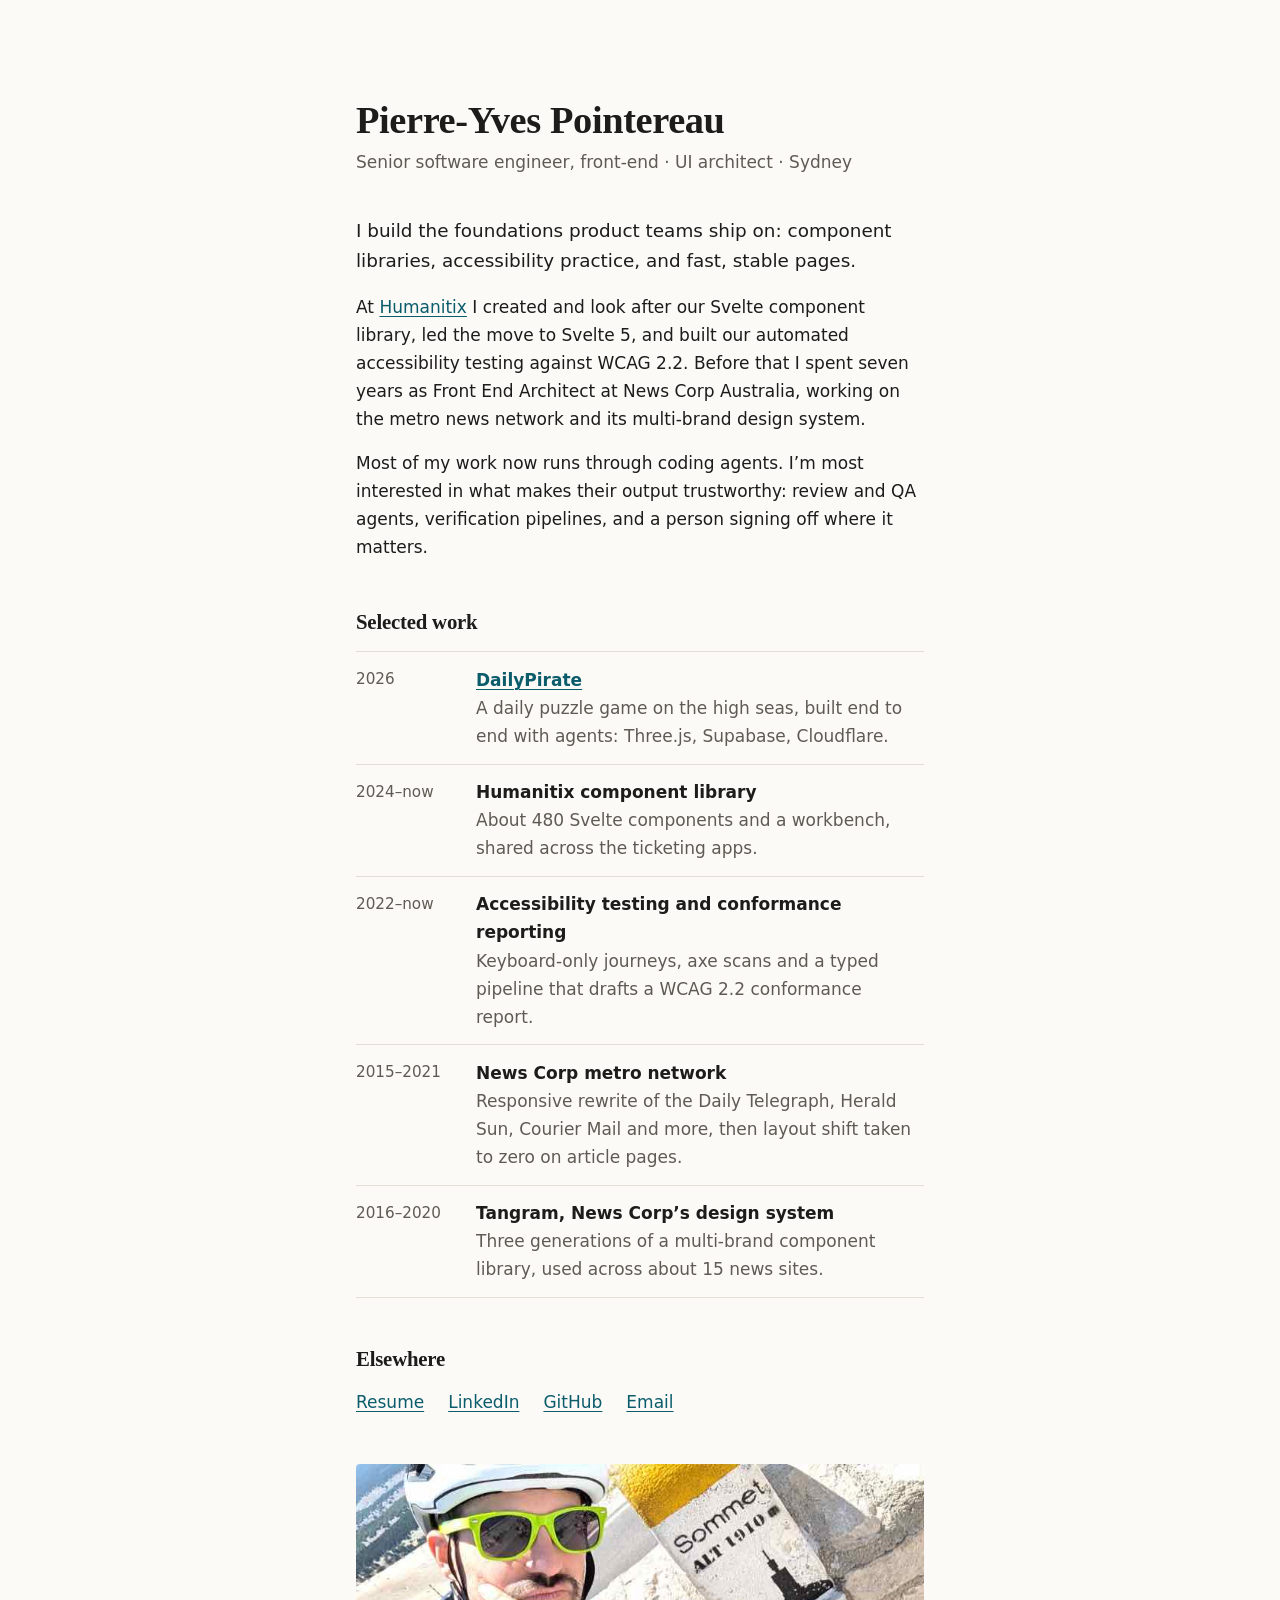
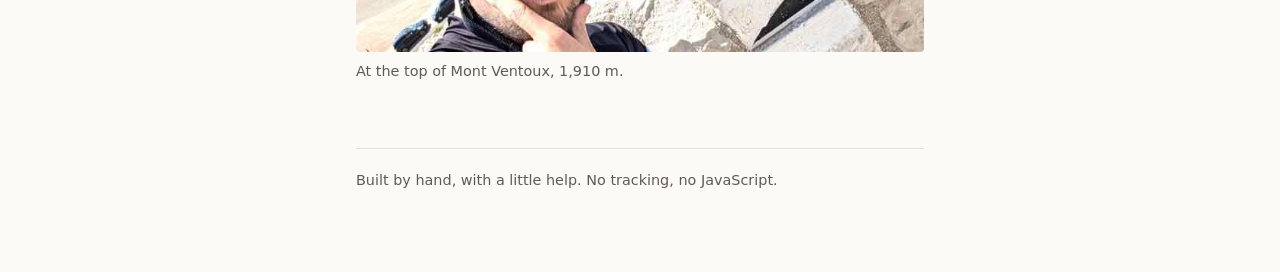
<file: index.html>
<!doctype html>
<html lang="en">
<head>
  <meta charset="utf-8">
  <meta name="viewport" content="width=device-width, initial-scale=1">
  <title>Pierre-Yves Pointereau — Senior Software Engineer, Front-End</title>
  <meta name="description" content="Senior software engineer and UI architect in Sydney. Design systems, accessibility, web performance and agent-assisted engineering.">
  <link rel="canonical" href="https://pierre.pointereau.fr/">
  <link rel="icon" href="/favicon.svg" type="image/svg+xml">
  <link rel="stylesheet" href="/style.css">
  <meta property="og:title" content="Pierre-Yves Pointereau">
  <meta property="og:description" content="Senior software engineer and UI architect in Sydney. Design systems, accessibility, web performance and agent-assisted engineering.">
  <meta property="og:url" content="https://pierre.pointereau.fr/">
  <meta property="og:type" content="website">
</head>
<body>
  <main class="page">
    <header>
      <h1>Pierre-Yves Pointereau</h1>
      <p class="tagline">Senior software engineer, front-end &middot; UI architect &middot; Sydney</p>
    </header>

    <p class="lead">I build the foundations product teams ship on: component libraries, accessibility practice, and fast, stable pages.</p>

    <p>At <a href="https://humanitix.com">Humanitix</a> I created and look after our Svelte component library, led the move to Svelte&nbsp;5, and built our automated accessibility testing against WCAG&nbsp;2.2. Before that I spent seven years as Front End Architect at News Corp Australia, working on the metro news network and its multi-brand design system.</p>

    <p>Most of my work now runs through coding agents. I&rsquo;m most interested in what makes their output trustworthy: review and QA agents, verification pipelines, and a person signing off where it matters.</p>

    <h2>Selected work</h2>
    <ul class="timeline">
      <li>
        <span class="when">2026</span>
        <span class="what"><strong><a href="https://dailypirate.fun">DailyPirate</a></strong><span>A daily puzzle game on the high seas, built end to end with agents: Three.js, Supabase, Cloudflare.</span></span>
      </li>
      <li>
        <span class="when">2024&ndash;now</span>
        <span class="what"><strong>Humanitix component library</strong><span>About 480 Svelte components and a workbench, shared across the ticketing apps.</span></span>
      </li>
      <li>
        <span class="when">2022&ndash;now</span>
        <span class="what"><strong>Accessibility testing and conformance reporting</strong><span>Keyboard-only journeys, axe scans and a typed pipeline that drafts a WCAG&nbsp;2.2 conformance report.</span></span>
      </li>
      <li>
        <span class="when">2015&ndash;2021</span>
        <span class="what"><strong>News Corp metro network</strong><span>Responsive rewrite of the Daily Telegraph, Herald Sun, Courier Mail and more, then layout shift taken to zero on article pages.</span></span>
      </li>
      <li>
        <span class="when">2016&ndash;2020</span>
        <span class="what"><strong>Tangram, News Corp&rsquo;s design system</strong><span>Three generations of a multi-brand component library, used across about 15 news sites.</span></span>
      </li>
    </ul>

    <h2>Elsewhere</h2>
    <ul class="links">
      <li><a href="/resume/">Resume</a></li>
      <li><a href="https://www.linkedin.com/in/pypointereau">LinkedIn</a></li>
      <li><a href="https://github.com/Yojimb0">GitHub</a></li>
      <li><a href="mailto:py.pointereau@gmail.com">Email</a></li>
    </ul>

    <figure class="photo">
      <img src="/img/mont-ventoux-wide.jpg" width="1136" height="376" loading="lazy" decoding="async"
        srcset="/img/mont-ventoux-744.jpg 744w, /img/mont-ventoux-wide.jpg 1136w"
        sizes="(max-width: 38rem) calc(100vw - 2.5rem), 35.5rem"
        alt="Selfie in a cycling helmet and lime-green sunglasses, next to the yellow-topped summit marker reading Sommet, altitude 1910 m.">
      <figcaption>At the top of Mont Ventoux, 1,910&nbsp;m.</figcaption>
    </figure>

  </main>
  <footer>
    <p>Built by hand, with a little help. No tracking, no JavaScript.</p>
  </footer>
</body>
</html>
</file>
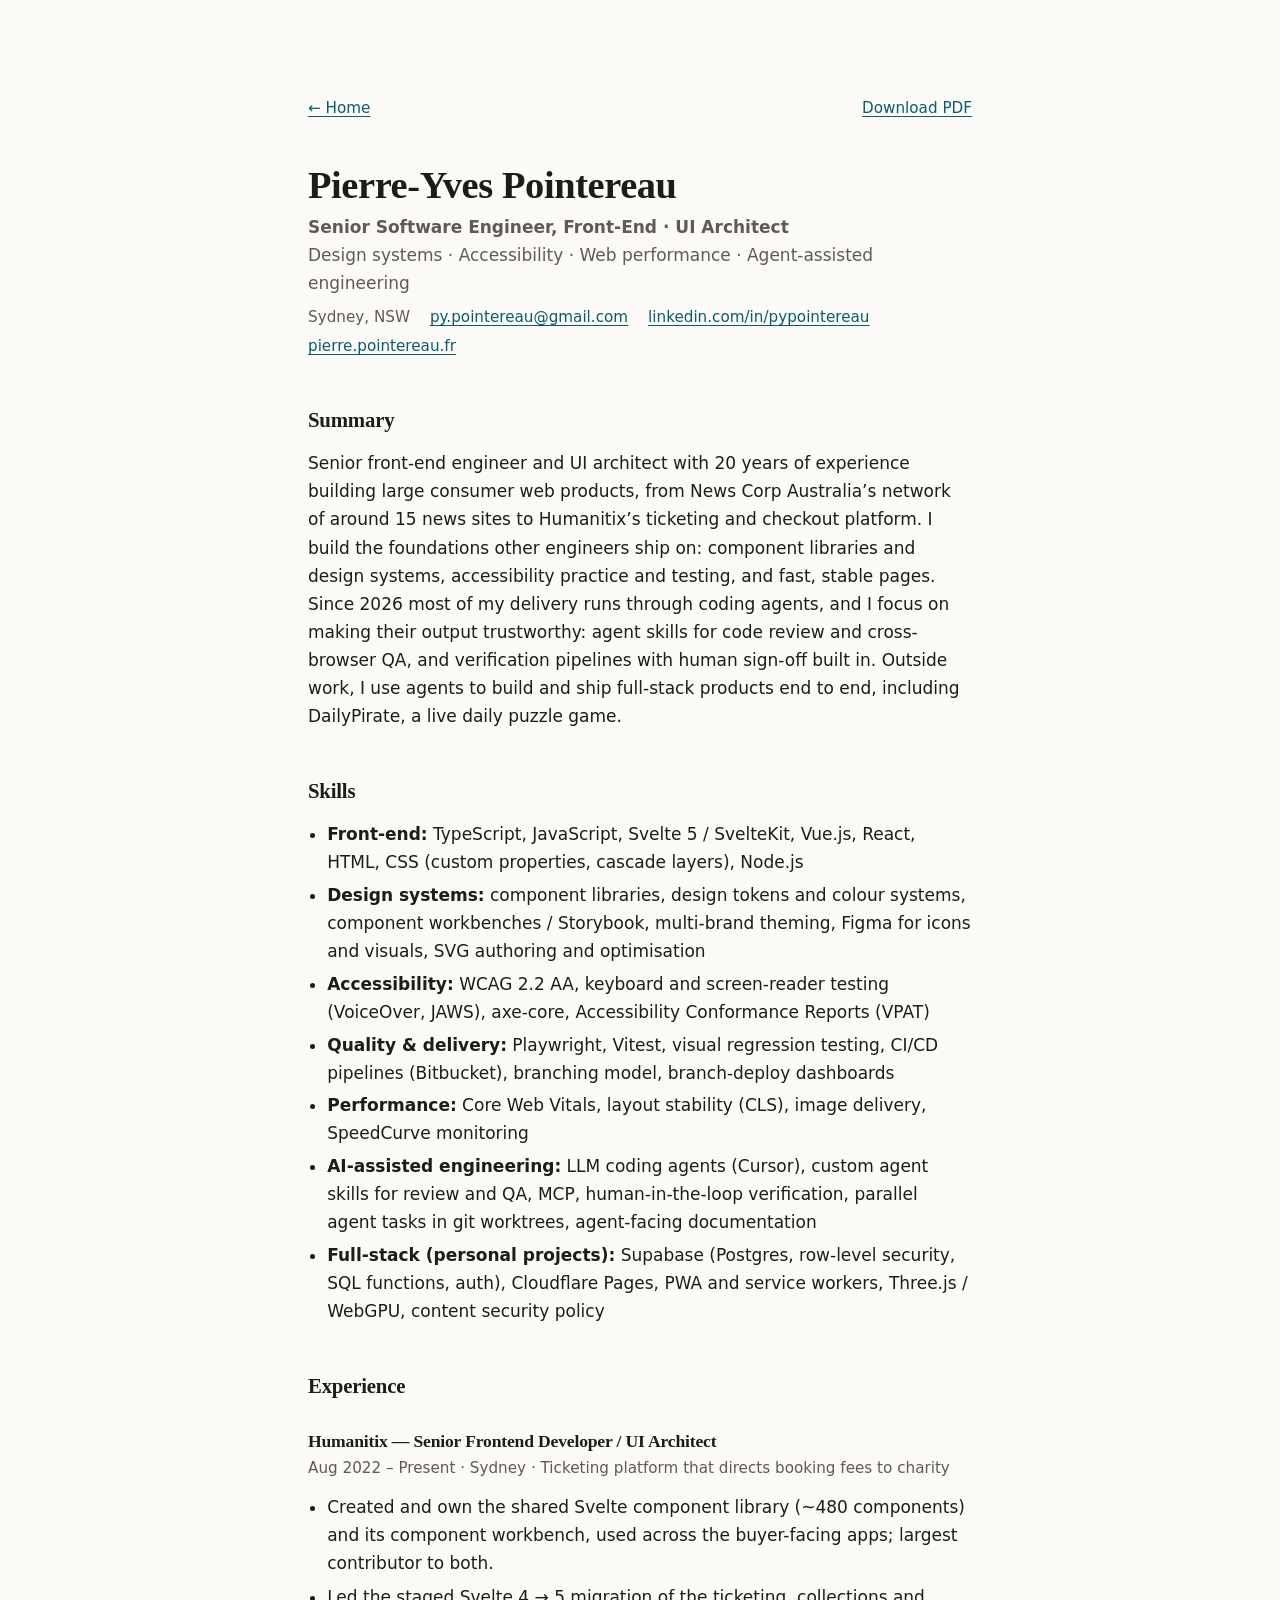
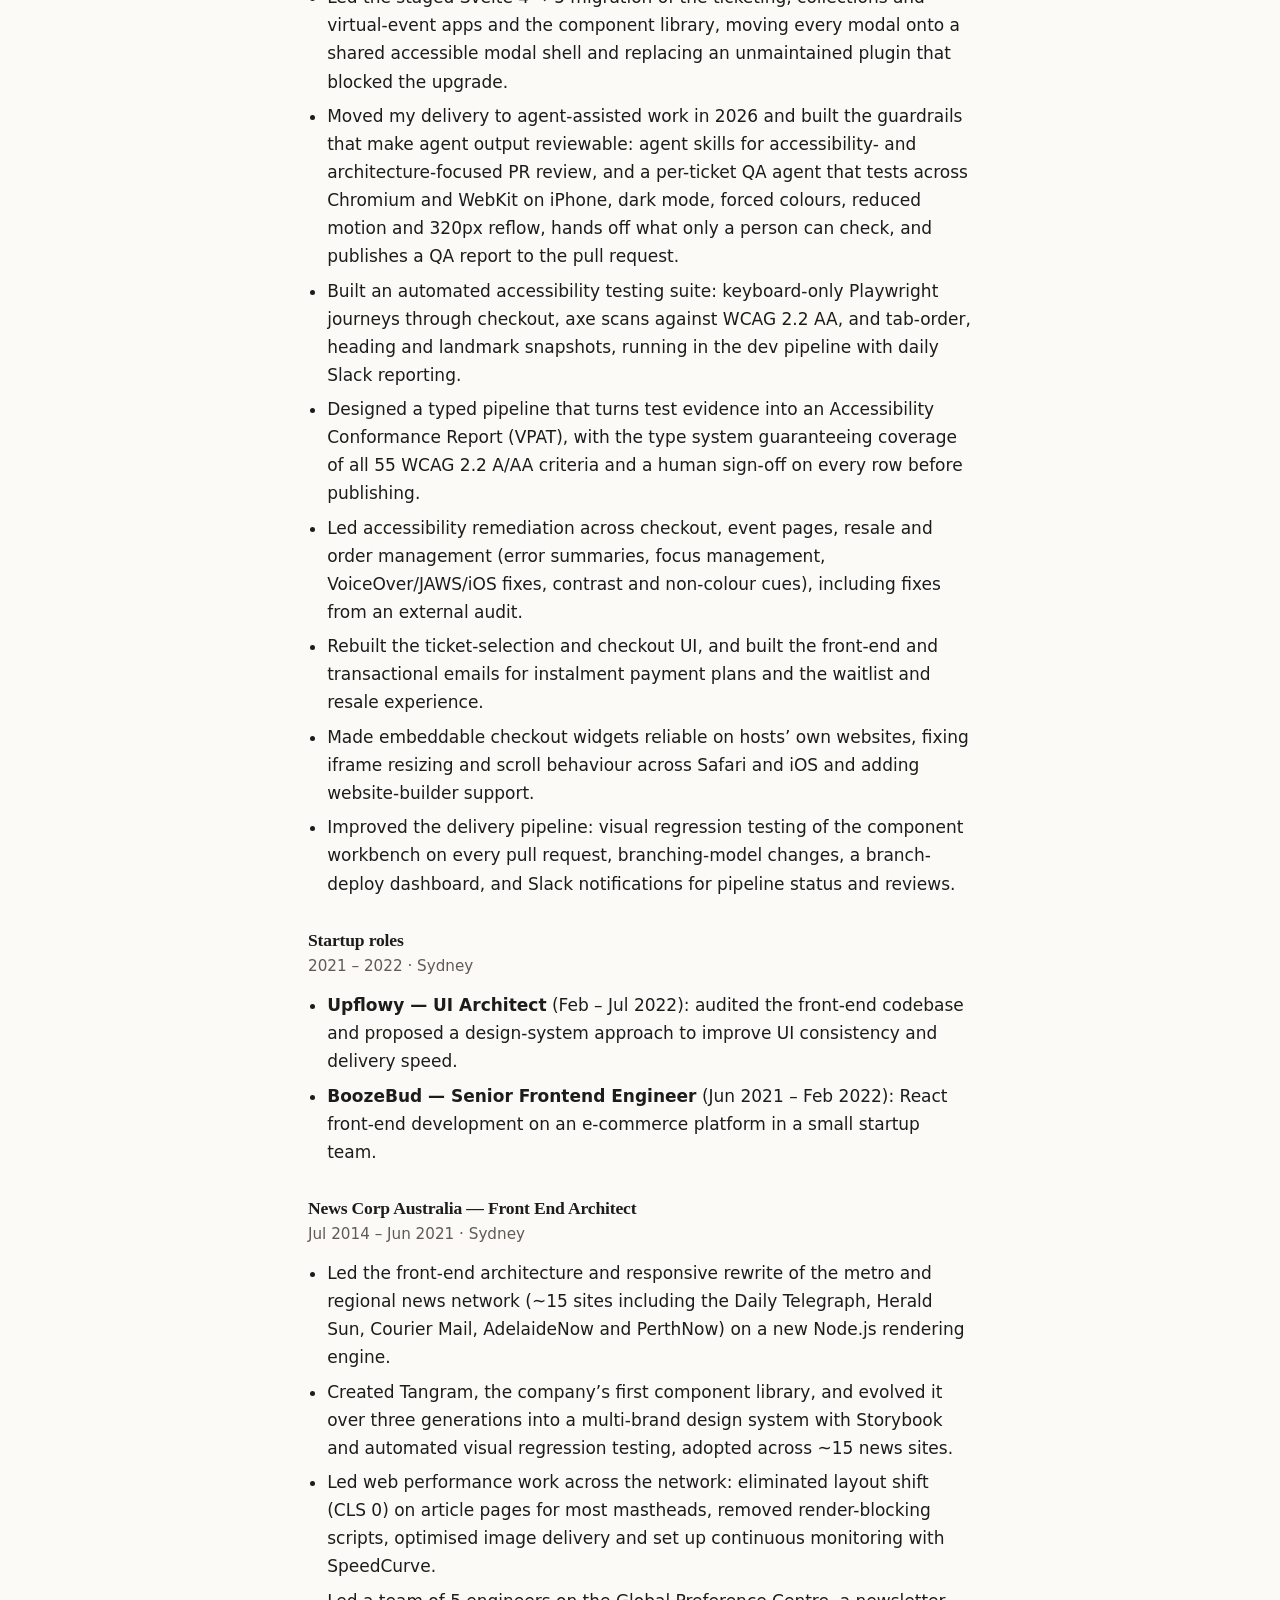
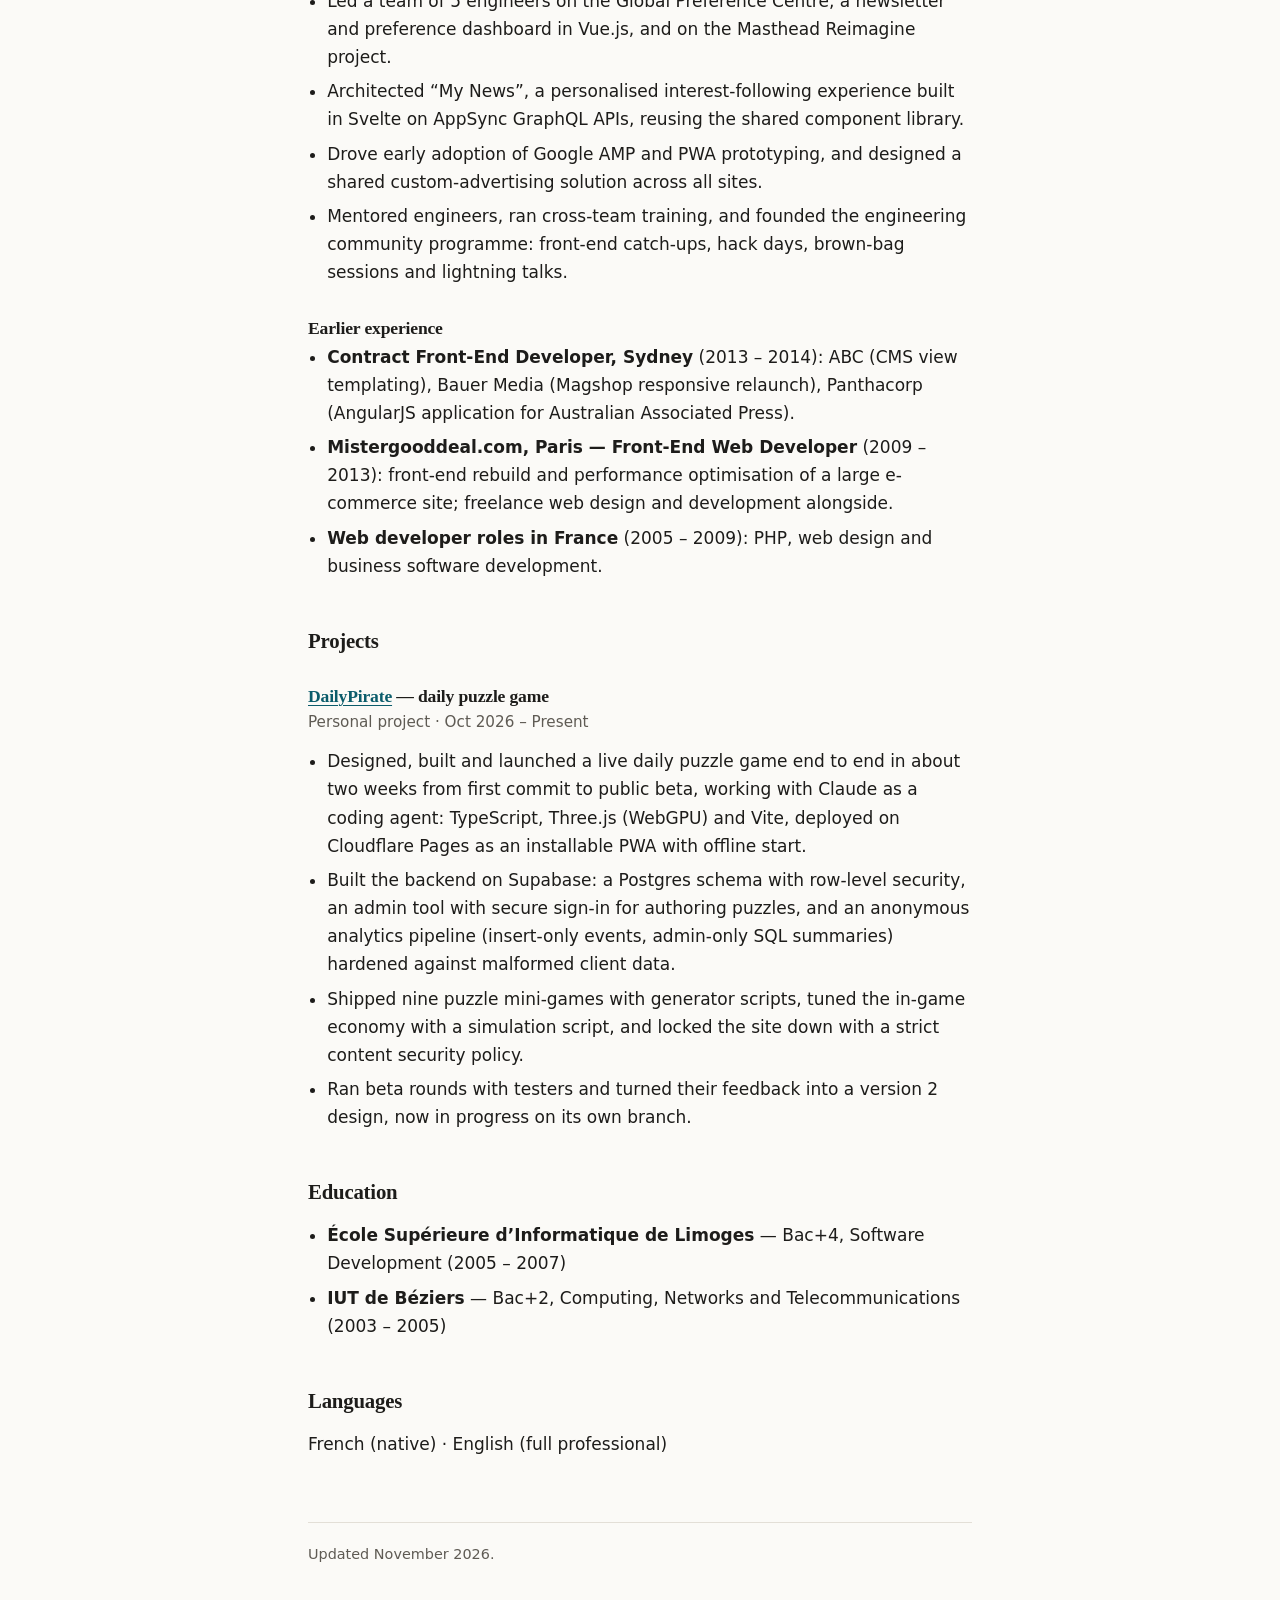
<file: resume/index.html>
<!doctype html>
<html lang="en">
<head>
  <meta charset="utf-8">
  <meta name="viewport" content="width=device-width, initial-scale=1">
  <title>Resume — Pierre-Yves Pointereau</title>
  <meta name="description" content="Resume of Pierre-Yves Pointereau, senior software engineer (front-end) and UI architect in Sydney.">
  <link rel="canonical" href="https://pierre.pointereau.fr/resume/">
  <link rel="icon" href="/favicon.svg" type="image/svg+xml">
  <link rel="stylesheet" href="/style.css">
</head>
<body class="resume">
  <main class="page">
    <nav class="resume-nav" aria-label="Resume">
      <a href="/">&larr; Home</a>
      <a href="/resume/pierre-yves-pointereau-resume.pdf" download>Download PDF</a>
    </nav>

    <header>
      <h1>Pierre-Yves Pointereau</h1>
      <p class="tagline tight"><strong>Senior Software Engineer, Front-End &middot; UI Architect</strong><br>
        Design systems &middot; Accessibility &middot; Web performance &middot; Agent-assisted engineering</p>
      <ul class="contact">
        <li>Sydney, NSW</li>
        <li><a href="mailto:py.pointereau@gmail.com">py.pointereau@gmail.com</a></li>
        <li><a href="https://www.linkedin.com/in/pypointereau">linkedin.com/in/pypointereau</a></li>
        <li><a href="https://pierre.pointereau.fr">pierre.pointereau.fr</a></li>
      </ul>
    </header>

    <h2>Summary</h2>
    <p>Senior front-end engineer and UI architect with 20 years of experience building large consumer web products, from News Corp Australia&rsquo;s network of around 15 news sites to Humanitix&rsquo;s ticketing and checkout platform. I build the foundations other engineers ship on: component libraries and design systems, accessibility practice and testing, and fast, stable pages. Since 2026 most of my delivery runs through coding agents, and I focus on making their output trustworthy: agent skills for code review and cross-browser QA, and verification pipelines with human sign-off built in. Outside work, I use agents to build and ship full-stack products end to end, including DailyPirate, a live daily puzzle game.</p>

    <h2>Skills</h2>
    <ul class="skills">
      <li><strong>Front-end:</strong> TypeScript, JavaScript, Svelte 5 / SvelteKit, Vue.js, React, HTML, CSS (custom properties, cascade layers), Node.js</li>
      <li><strong>Design systems:</strong> component libraries, design tokens and colour systems, component workbenches / Storybook, multi-brand theming, Figma for icons and visuals, SVG authoring and optimisation</li>
      <li><strong>Accessibility:</strong> WCAG 2.2 AA, keyboard and screen-reader testing (VoiceOver, JAWS), axe-core, Accessibility Conformance Reports (VPAT)</li>
      <li><strong>Quality &amp; delivery:</strong> Playwright, Vitest, visual regression testing, CI/CD pipelines (Bitbucket), branching model, branch-deploy dashboards</li>
      <li><strong>Performance:</strong> Core Web Vitals, layout stability (CLS), image delivery, SpeedCurve monitoring</li>
      <li><strong>AI-assisted engineering:</strong> LLM coding agents (Cursor), custom agent skills for review and QA, MCP, human-in-the-loop verification, parallel agent tasks in git worktrees, agent-facing documentation</li>
      <li><strong>Full-stack (personal projects):</strong> Supabase (Postgres, row-level security, SQL functions, auth), Cloudflare Pages, PWA and service workers, Three.js / WebGPU, content security policy</li>
    </ul>

    <h2>Experience</h2>

    <h3>Humanitix &mdash; Senior Frontend Developer / UI Architect</h3>
    <p class="role-meta">Aug 2022 &ndash; Present &middot; Sydney &middot; Ticketing platform that directs booking fees to charity</p>
    <ul>
      <li>Created and own the shared Svelte component library (~480 components) and its component workbench, used across the buyer-facing apps; largest contributor to both.</li>
      <li>Led the staged Svelte 4 &rarr; 5 migration of the ticketing, collections and virtual-event apps and the component library, moving every modal onto a shared accessible modal shell and replacing an unmaintained plugin that blocked the upgrade.</li>
      <li>Moved my delivery to agent-assisted work in 2026 and built the guardrails that make agent output reviewable: agent skills for accessibility- and architecture-focused PR review, and a per-ticket QA agent that tests across Chromium and WebKit on iPhone, dark mode, forced colours, reduced motion and 320px reflow, hands off what only a person can check, and publishes a QA report to the pull request.</li>
      <li>Built an automated accessibility testing suite: keyboard-only Playwright journeys through checkout, axe scans against WCAG 2.2 AA, and tab-order, heading and landmark snapshots, running in the dev pipeline with daily Slack reporting.</li>
      <li>Designed a typed pipeline that turns test evidence into an Accessibility Conformance Report (VPAT), with the type system guaranteeing coverage of all 55 WCAG 2.2 A/AA criteria and a human sign-off on every row before publishing.</li>
      <li>Led accessibility remediation across checkout, event pages, resale and order management (error summaries, focus management, VoiceOver/JAWS/iOS fixes, contrast and non-colour cues), including fixes from an external audit.</li>
      <li>Rebuilt the ticket-selection and checkout UI, and built the front-end and transactional emails for instalment payment plans and the waitlist and resale experience.</li>
      <li>Made embeddable checkout widgets reliable on hosts&rsquo; own websites, fixing iframe resizing and scroll behaviour across Safari and iOS and adding website-builder support.</li>
      <li>Improved the delivery pipeline: visual regression testing of the component workbench on every pull request, branching-model changes, a branch-deploy dashboard, and Slack notifications for pipeline status and reviews.</li>
    </ul>

    <h3>Startup roles</h3>
    <p class="role-meta">2021 &ndash; 2022 &middot; Sydney</p>
    <ul>
      <li><strong>Upflowy &mdash; UI Architect</strong> (Feb &ndash; Jul 2022): audited the front-end codebase and proposed a design-system approach to improve UI consistency and delivery speed.</li>
      <li><strong>BoozeBud &mdash; Senior Frontend Engineer</strong> (Jun 2021 &ndash; Feb 2022): React front-end development on an e-commerce platform in a small startup team.</li>
    </ul>

    <h3>News Corp Australia &mdash; Front End Architect</h3>
    <p class="role-meta">Jul 2014 &ndash; Jun 2021 &middot; Sydney</p>
    <ul>
      <li>Led the front-end architecture and responsive rewrite of the metro and regional news network (~15 sites including the Daily Telegraph, Herald Sun, Courier Mail, AdelaideNow and PerthNow) on a new Node.js rendering engine.</li>
      <li>Created Tangram, the company&rsquo;s first component library, and evolved it over three generations into a multi-brand design system with Storybook and automated visual regression testing, adopted across ~15 news sites.</li>
      <li>Led web performance work across the network: eliminated layout shift (CLS 0) on article pages for most mastheads, removed render-blocking scripts, optimised image delivery and set up continuous monitoring with SpeedCurve.</li>
      <li>Led a team of 5 engineers on the Global Preference Centre, a newsletter and preference dashboard in Vue.js, and on the Masthead Reimagine project.</li>
      <li>Architected &ldquo;My News&rdquo;, a personalised interest-following experience built in Svelte on AppSync GraphQL APIs, reusing the shared component library.</li>
      <li>Drove early adoption of Google AMP and PWA prototyping, and designed a shared custom-advertising solution across all sites.</li>
      <li>Mentored engineers, ran cross-team training, and founded the engineering community programme: front-end catch-ups, hack days, brown-bag sessions and lightning talks.</li>
    </ul>

    <h3>Earlier experience</h3>
    <ul>
      <li><strong>Contract Front-End Developer, Sydney</strong> (2013 &ndash; 2014): ABC (CMS view templating), Bauer Media (Magshop responsive relaunch), Panthacorp (AngularJS application for Australian Associated Press).</li>
      <li><strong>Mistergooddeal.com, Paris &mdash; Front-End Web Developer</strong> (2009 &ndash; 2013): front-end rebuild and performance optimisation of a large e-commerce site; freelance web design and development alongside.</li>
      <li><strong>Web developer roles in France</strong> (2005 &ndash; 2009): PHP, web design and business software development.</li>
    </ul>

    <h2>Projects</h2>

    <h3><a href="https://dailypirate.fun">DailyPirate</a> &mdash; daily puzzle game</h3>
    <p class="role-meta">Personal project &middot; Oct 2026 &ndash; Present</p>
    <ul>
      <li>Designed, built and launched a live daily puzzle game end to end in about two weeks from first commit to public beta, working with Claude as a coding agent: TypeScript, Three.js (WebGPU) and Vite, deployed on Cloudflare Pages as an installable PWA with offline start.</li>
      <li>Built the backend on Supabase: a Postgres schema with row-level security, an admin tool with secure sign-in for authoring puzzles, and an anonymous analytics pipeline (insert-only events, admin-only SQL summaries) hardened against malformed client data.</li>
      <li>Shipped nine puzzle mini-games with generator scripts, tuned the in-game economy with a simulation script, and locked the site down with a strict content security policy.</li>
      <li>Ran beta rounds with testers and turned their feedback into a version 2 design, now in progress on its own branch.</li>
    </ul>

    <h2>Education</h2>
    <ul>
      <li><strong lang="fr">&Eacute;cole Sup&eacute;rieure d&rsquo;Informatique de Limoges</strong> &mdash; Bac+4, Software Development (2005 &ndash; 2007)</li>
      <li><strong lang="fr">IUT de B&eacute;ziers</strong> &mdash; Bac+2, Computing, Networks and Telecommunications (2003 &ndash; 2005)</li>
    </ul>

    <h2>Languages</h2>
    <p>French (native) &middot; English (full professional)</p>

  </main>
  <footer>
    <p>Updated November 2026.</p>
  </footer>
</body>
</html>
</file>
<file: style.css>
/* pierre.pointereau.fr — one small stylesheet, no JavaScript, no web fonts. */

:root {
  color-scheme: light dark;
  --bg: #fbfaf7;
  --text: #1d1c1a;
  --muted: #5f5b54;
  --rule: #e3dfd7;
  --accent: #0b5c6b;
  --measure: 38rem;
  --serif: "Iowan Old Style", "Palatino Linotype", Palatino, Charter, Georgia, serif;
  --sans: system-ui, -apple-system, "Segoe UI", Roboto, "Helvetica Neue", sans-serif;
}

@media (prefers-color-scheme: dark) {
  :root {
    --bg: #161514;
    --text: #ecebe7;
    --muted: #a8a49c;
    --rule: #34322e;
    --accent: #7cc7d4;
  }
}

*,
*::before,
*::after {
  box-sizing: border-box;
}

html {
  -webkit-text-size-adjust: 100%;
  text-size-adjust: 100%;
}

body {
  margin: 0;
  background: var(--bg);
  color: var(--text);
  font: 1.0625rem/1.65 var(--sans);
}

.page {
  max-width: var(--measure);
  margin: 0 auto;
  padding: clamp(2.5rem, 8vw, 6rem) 1.25rem 4rem;
}

h1,
h2,
h3 {
  font-family: var(--serif);
  font-weight: 600;
  line-height: 1.25;
  letter-spacing: -0.01em;
}

h1 {
  font-size: clamp(1.9rem, 5vw, 2.4rem);
  margin: 0 0 0.25rem;
}

h2 {
  font-size: 1.3rem;
  margin: 3rem 0 1rem;
}

h3 {
  font-size: 1.1rem;
  margin: 2rem 0 0.15rem;
}

p,
ul {
  margin: 0 0 1rem;
}

ul {
  padding-left: 1.2rem;
}

li + li {
  margin-top: 0.4rem;
}

a {
  color: var(--accent);
  text-decoration-thickness: 1px;
  text-underline-offset: 0.18em;
}

a:hover {
  text-decoration-thickness: 2px;
}

:focus-visible {
  outline: 2px solid var(--accent);
  outline-offset: 3px;
  border-radius: 2px;
}

.tagline {
  color: var(--muted);
  margin: 0 0 2.5rem;
}

.lead {
  font-size: 1.15rem;
}

.muted {
  color: var(--muted);
}

/* A list of dated items: year on the left, text on the right. */
.timeline {
  list-style: none;
  padding: 0;
  margin: 0;
}

.timeline li {
  display: grid;
  grid-template-columns: 6.5rem 1fr;
  gap: 0 1rem;
  padding: 0.85rem 0;
  border-top: 1px solid var(--rule);
  margin: 0;
}

.timeline li:last-child {
  border-bottom: 1px solid var(--rule);
}

.timeline .when {
  color: var(--muted);
  font-variant-numeric: tabular-nums;
  font-size: 0.95rem;
  padding-top: 0.1rem;
}

.timeline .what strong {
  font-weight: 600;
}

.timeline .what span {
  display: block;
  color: var(--muted);
}

@media (max-width: 30rem) {
  .timeline li {
    grid-template-columns: 1fr;
  }
}

.links {
  list-style: none;
  padding: 0;
  display: flex;
  flex-wrap: wrap;
  gap: 0.5rem 1.5rem;
}

.links li + li {
  margin-top: 0;
}

/* A wide photo near the bottom of the home page, as wide as the text column. */
.photo {
  margin: 3rem 0 0;
}

.photo img {
  display: block;
  width: 100%;
  height: auto;
  border-radius: 4px;
}

.photo figcaption {
  margin-top: 0.5rem;
  color: var(--muted);
  font-size: 0.9rem;
}

/* The footer sits after <main>, lined up with the page's text column. */
.page:has(+ footer) {
  padding-bottom: 0;
}

.page + footer {
  --footer-measure: var(--measure);
  width: min(100% - 2.5rem, var(--footer-measure) - 2.5rem);
  margin: 4rem auto 0;
  padding: 1.25rem 0 4rem;
  border-top: 1px solid var(--rule);
  color: var(--muted);
  font-size: 0.9rem;
}

/* ---- Resume page --------------------------------------------------------------------------- */

.resume .page {
  max-width: 44rem;
}

.resume .page + footer {
  --footer-measure: 44rem;
}

.resume-nav {
  display: flex;
  justify-content: space-between;
  gap: 1rem;
  font-size: 0.95rem;
  margin-bottom: 2.5rem;
}

.contact {
  list-style: none;
  padding: 0;
  display: flex;
  flex-wrap: wrap;
  gap: 0.25rem 1.25rem;
  color: var(--muted);
  font-size: 0.95rem;
}

.contact li + li {
  margin-top: 0;
}

.role-meta {
  color: var(--muted);
  font-size: 0.95rem;
  margin: 0 0 0.75rem;
}

.skills li {
  margin-top: 0.3rem;
}

@media print {
  :root {
    --bg: #fff;
    --text: #000;
    --muted: #444;
    --rule: #ccc;
    --accent: #000;
  }

  @page {
    size: A4;
    margin: 16mm 16mm 18mm;
  }

  body {
    font-size: 10.5pt;
    line-height: 1.45;
  }

  .page,
  .resume .page {
    max-width: none;
    padding: 0;
  }

  .resume-nav,
  footer {
    display: none;
  }

  h2 {
    margin: 1.4em 0 0.6em;
    break-after: avoid;
  }

  h3 {
    margin-top: 1.1em;
    break-after: avoid;
  }

  li {
    break-inside: avoid;
  }

  a {
    text-decoration: none;
  }
}

@media (prefers-reduced-motion: no-preference) {
  html {
    scroll-behavior: smooth;
  }
}

.tagline.tight {
  margin-bottom: 0.5rem;
}
</file>
